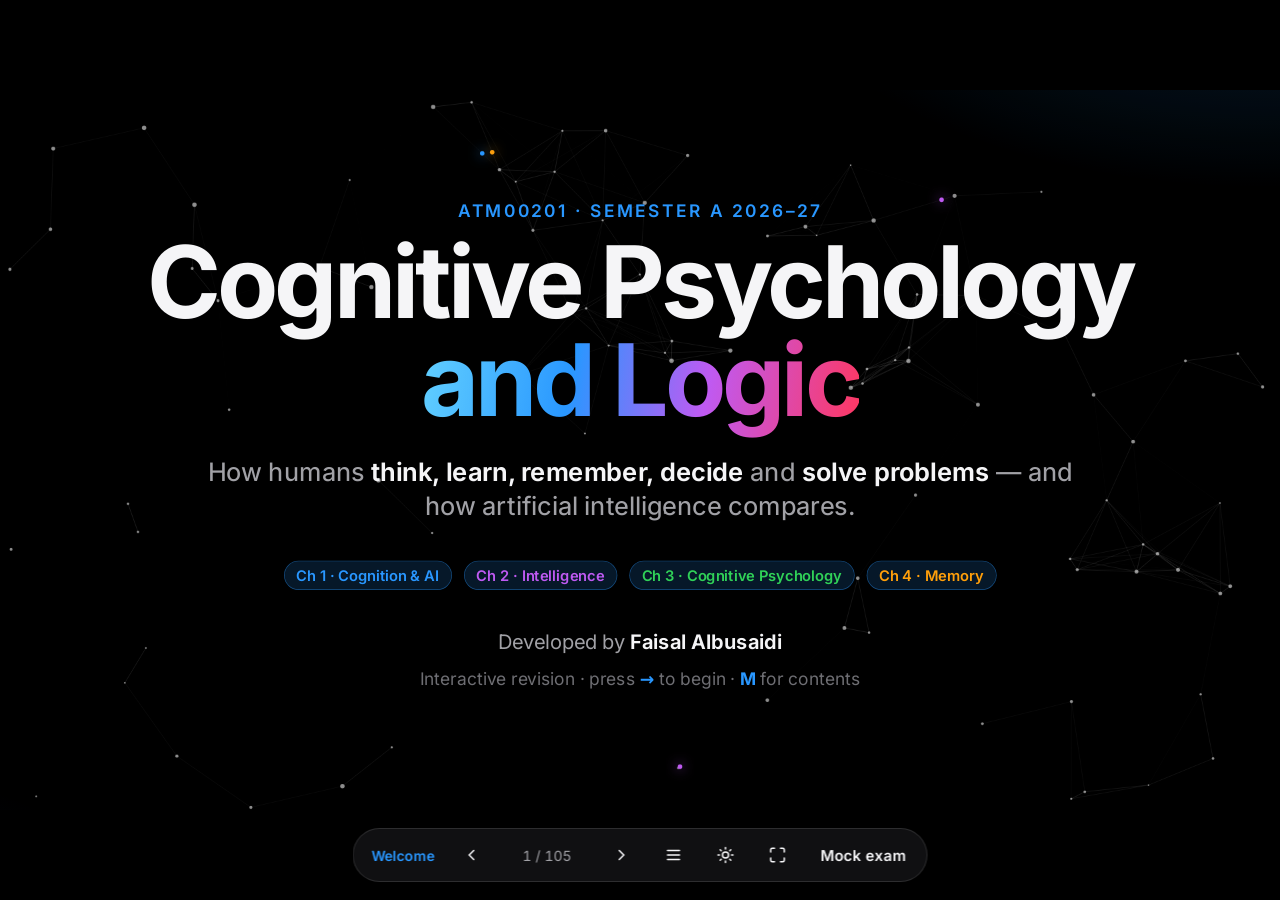
<file: index.html>
<!doctype html>
<html lang="en" data-theme="dark">
<head>
<meta charset="utf-8">
<meta name="viewport" content="width=device-width, initial-scale=1">
<title>Cognitive Psychology and Logic · Revision</title>
<meta name="author" content="Faisal Albusaidi">
<meta name="description" content="Interactive revision presentation for ATM00201 Cognitive Psychology and Logic, Chapters 1 to 4.">
<link rel="preload" href="assets/fonts/inter-latin-var.woff2" as="font" type="font/woff2" crossorigin>
<link rel="icon" href="data:image/svg+xml,%3Csvg xmlns='http://www.w3.org/2000/svg' viewBox='0 0 64 64'%3E%3Crect width='64' height='64' rx='16' fill='%23000'/%3E%3Ccircle cx='32' cy='32' r='14' fill='none' stroke='%232997ff' stroke-width='5'/%3E%3Ccircle cx='32' cy='32' r='4' fill='%23bf5af2'/%3E%3C/svg%3E">
<link rel="stylesheet" href="assets/css/deck.css">
</head>
<body>
<div id="viewport"><div id="stage"></div></div>

<div id="progress"></div>
<div id="hud">
  <div class="hud-bar">
    <span class="hud-chap" id="hud-chap"></span>
    <button id="hud-prev" aria-label="Previous"><svg viewBox="0 0 24 24" fill="none" stroke="currentColor" stroke-width="2" stroke-linecap="round"><path d="M15 18l-6-6 6-6"/></svg></button>
    <span class="hud-count" id="hud-count"></span>
    <button id="hud-next" aria-label="Next"><svg viewBox="0 0 24 24" fill="none" stroke="currentColor" stroke-width="2" stroke-linecap="round"><path d="M9 18l6-6-6-6"/></svg></button>
    <button id="hud-menu" aria-label="Contents"><svg viewBox="0 0 24 24" fill="none" stroke="currentColor" stroke-width="2" stroke-linecap="round"><path d="M4 6h16M4 12h16M4 18h16"/></svg></button>
    <button id="hud-theme" aria-label="Light or dark"><svg viewBox="0 0 24 24" fill="none" stroke="currentColor" stroke-width="2" stroke-linecap="round"><circle cx="12" cy="12" r="4"/><path d="M12 2v2M12 20v2M4.9 4.9l1.4 1.4M17.7 17.7l1.4 1.4M2 12h2M20 12h2M4.9 19.1l1.4-1.4M17.7 6.3l1.4-1.4"/></svg></button>
    <button id="hud-full" aria-label="Fullscreen"><svg viewBox="0 0 24 24" fill="none" stroke="currentColor" stroke-width="2" stroke-linecap="round"><path d="M8 3H5a2 2 0 0 0-2 2v3M21 8V5a2 2 0 0 0-2-2h-3M3 16v3a2 2 0 0 0 2 2h3M16 21h3a2 2 0 0 0 2-2v-3"/></svg></button>
    <a href="exam.html" style="text-decoration:none"><button aria-label="Mock exam">Mock exam</button></a>
  </div>
</div>
<div id="menu" role="dialog" aria-label="Contents"></div>
<div id="blackout"></div>

<script src="assets/js/engine.js"></script>
<script src="assets/js/intro.js"></script>
<script src="assets/js/ch1.js"></script>
<script src="assets/js/ch2.js"></script>
<script src="assets/js/ch3.js"></script>
<script src="assets/js/ch4.js"></script>
<script src="assets/js/outro.js"></script>
<script>Deck.boot();</script>
</body>
</html>
</file>
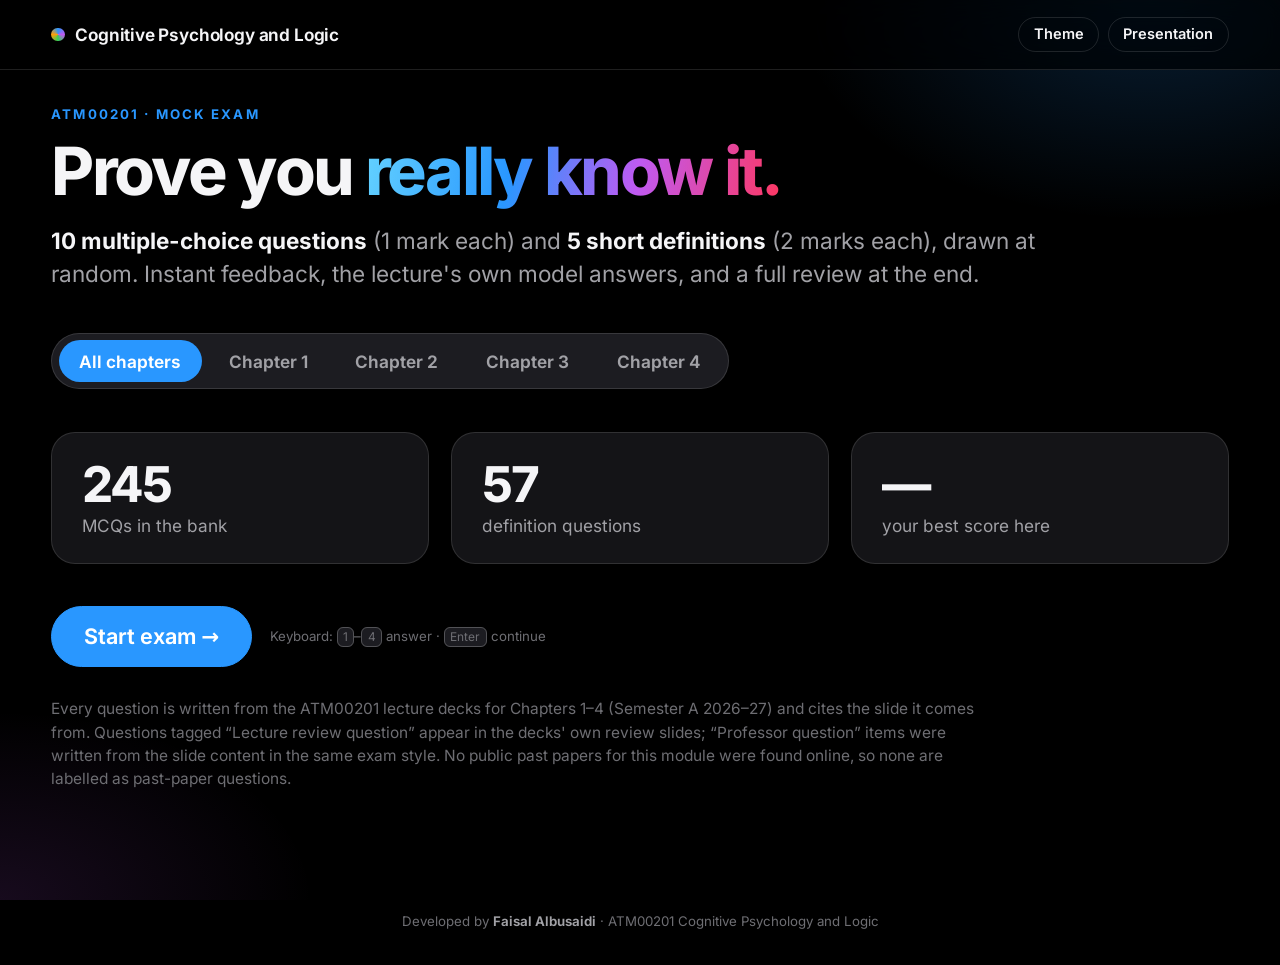
<file: exam.html>
<!doctype html>
<html lang="en" data-theme="dark">
<head>
<meta charset="utf-8">
<meta name="viewport" content="width=device-width, initial-scale=1">
<title>Mock Exam · Cognitive Psychology and Logic</title>
<meta name="author" content="Faisal Albusaidi">
<meta name="description" content="Interactive mock exam for ATM00201 Cognitive Psychology and Logic: 10 MCQs and 5 short definitions.">
<link rel="preload" href="assets/fonts/inter-latin-var.woff2" as="font" type="font/woff2" crossorigin>
<link rel="icon" href="data:image/svg+xml,%3Csvg xmlns='http://www.w3.org/2000/svg' viewBox='0 0 64 64'%3E%3Crect width='64' height='64' rx='16' fill='%23000'/%3E%3Ccircle cx='32' cy='32' r='14' fill='none' stroke='%232997ff' stroke-width='5'/%3E%3Ccircle cx='32' cy='32' r='4' fill='%23bf5af2'/%3E%3C/svg%3E">
<link rel="stylesheet" href="assets/css/exam.css">
<script>try{var t=localStorage.getItem('cpl-theme');if(t)document.documentElement.dataset.theme=t;}catch(e){}</script>
</head>
<body>
<header class="x-top">
  <a class="x-brand" href="index.html"><span class="x-dot"></span>Cognitive Psychology and Logic</a>
  <div class="x-top-r">
    <button class="x-ghost" id="themeBtn" aria-label="Light or dark">Theme</button>
    <a class="x-ghost" href="index.html">Presentation</a>
  </div>
</header>
<div id="bar"><i></i></div>
<main id="app" aria-live="polite"></main>
<footer class="x-foot">Developed by <b>Faisal Albusaidi</b> · ATM00201 Cognitive Psychology and Logic</footer>
<noscript><p style="padding:40px">This mock exam needs JavaScript.</p></noscript>
<script src="exam/bank.js"></script>
<script src="assets/js/exam.js"></script>
</body>
</html>
</file>
<file: assets/css/deck.css>
/* =========================================================
   ATM00201 · Cognitive Psychology and Logic — revision deck
   Design system. Stage is a fixed 1920×1080 canvas scaled to fit.
   ========================================================= */
@font-face {
  font-family: "InterVar";
  src: url("../fonts/inter-latin-var.woff2") format("woff2");
  font-weight: 100 900;
  font-style: normal;
  font-display: block;
}

:root {
  --font: "InterVar", "Inter", -apple-system, BlinkMacSystemFont, "SF Pro Display", "Segoe UI", system-ui, sans-serif;
  --mono: ui-monospace, "SF Mono", "Cascadia Code", Consolas, monospace;

  --bg: #000;
  --bg-2: #0b0b0d;
  --surface: #141417;
  --surface-2: #1c1c21;
  --line: rgba(255, 255, 255, .12);
  --line-2: rgba(255, 255, 255, .22);
  --text: #f5f5f7;
  --muted: #a1a1a6;
  --faint: #6e6e73;

  --blue: #2997ff;
  --purple: #bf5af2;
  --green: #30d158;
  --orange: #ff9f0a;
  --red: #ff453a;
  --yellow: #ffd60a;
  --teal: #64d2ff;
  --pink: #ff375f;
  --indigo: #5e5ce6;

  --accent: var(--blue);
  --accent-soft: color-mix(in srgb, var(--accent) 16%, transparent);
  --accent-line: color-mix(in srgb, var(--accent) 45%, transparent);

  --r-sm: 14px;
  --r: 24px;
  --r-lg: 36px;
  --ease: cubic-bezier(.22, .8, .2, 1);
  --ease-io: cubic-bezier(.65, 0, .35, 1);
}

:root[data-theme="light"] {
  --bg: #f5f5f7;
  --bg-2: #ffffff;
  --surface: #ffffff;
  --surface-2: #ececf0;
  --line: rgba(0, 0, 0, .10);
  --line-2: rgba(0, 0, 0, .20);
  --text: #1d1d1f;
  --muted: #55555b;
  --faint: #86868b;
  --blue: #0071e3;
  --purple: #8944ab;
  --green: #1f9d45;
  --orange: #d97100;
  --red: #e0352b;
  --yellow: #b38f00;
  --teal: #0a84c2;
  --pink: #d70f4b;
  --indigo: #4b49c9;
}

* { box-sizing: border-box; }
html, body {
  margin: 0; height: 100%; overflow: hidden;
  background: var(--bg); color: var(--text);
  font-family: var(--font);
  -webkit-font-smoothing: antialiased; -moz-osx-font-smoothing: grayscale;
  text-rendering: optimizeLegibility;
}
button { font-family: inherit; }
::selection { background: var(--accent); color: #fff; }

/* ---------- Stage ---------- */
#viewport { position: fixed; inset: 0; display: grid; place-items: center; overflow: hidden; }
#stage {
  position: relative; width: 1920px; height: 1080px; flex: none;
  transform-origin: center center;
  background: var(--bg);
  overflow: hidden;
}
.chapter-ch1 { --accent: var(--blue); }
.chapter-ch2 { --accent: var(--purple); }
.chapter-ch3 { --accent: var(--green); }
.chapter-ch4 { --accent: var(--orange); }
.chapter-intro, .chapter-outro { --accent: var(--blue); }

/* ambient glow behind every slide */
.slide::before {
  content: ""; position: absolute; inset: -20%;
  background:
    radial-gradient(40% 35% at 85% 0%, color-mix(in srgb, var(--accent) 22%, transparent), transparent 70%),
    radial-gradient(35% 30% at 0% 100%, color-mix(in srgb, var(--accent) 12%, transparent), transparent 70%);
  pointer-events: none; z-index: 0; opacity: .9;
}
:root[data-theme="light"] .slide::before { opacity: .5; }

.slide {
  position: absolute; inset: 0;
  padding: 96px 120px 110px;
  display: flex; flex-direction: column;
  opacity: 0; visibility: hidden;
  transform: scale(1.025);
  transition: opacity .7s var(--ease), transform .9s var(--ease), visibility 0s linear .7s;
}
.slide > * { position: relative; z-index: 1; }
.slide.active { opacity: 1; visibility: visible; transform: none; transition: opacity .7s var(--ease), transform .9s var(--ease), visibility 0s; }
.slide.past { transform: scale(.975); }
.slide.center { justify-content: center; align-items: center; text-align: center; }

/* ---------- Type ---------- */
.eyebrow {
  font-size: 26px; font-weight: 600; letter-spacing: .14em; text-transform: uppercase;
  color: var(--accent); margin: 0 0 18px;
  display: flex; align-items: center; gap: 16px;
}
.eyebrow .pill { letter-spacing: .06em; }
h1, h2, h3 { margin: 0; font-weight: 700; letter-spacing: -.025em; line-height: 1.04; }
h1 { font-size: 132px; letter-spacing: -.04em; }
h2 { font-size: 76px; }
h3 { font-size: 42px; letter-spacing: -.015em; line-height: 1.12; }
.lead { font-size: 38px; line-height: 1.35; color: var(--muted); margin: 26px 0 0; max-width: 1500px; font-weight: 450; }
.lead b, .lead strong { color: var(--text); font-weight: 650; }
p { font-size: 30px; line-height: 1.45; margin: 0; }
.muted { color: var(--muted); }
.faint { color: var(--faint); }
.accent { color: var(--accent); }
.grad {
  background: linear-gradient(100deg, var(--accent), color-mix(in srgb, var(--accent) 40%, var(--pink)) 60%, var(--yellow));
  -webkit-background-clip: text; background-clip: text; color: transparent;
}
.grad-2 {
  background: linear-gradient(100deg, var(--teal), var(--blue) 35%, var(--purple) 65%, var(--pink));
  -webkit-background-clip: text; background-clip: text; color: transparent;
}
.small { font-size: 26px; }
.tiny { font-size: 22px; }
.mono { font-family: var(--mono); }
.src {
  position: absolute; left: 120px; bottom: 52px; z-index: 2;
  font-size: 20px; color: var(--faint); letter-spacing: .02em;
}

/* ---------- Layout helpers ---------- */
.fill { flex: 1; min-height: 0; display: flex; }
.body { flex: 1; min-height: 0; margin-top: 48px; display: flex; gap: 56px; }
.col { display: flex; flex-direction: column; gap: 24px; min-width: 0; }
.row { display: flex; gap: 24px; align-items: center; }
.grow { flex: 1; min-width: 0; }
.grid-2 { display: grid; grid-template-columns: 1fr 1fr; gap: 28px; }
.grid-3 { display: grid; grid-template-columns: repeat(3, 1fr); gap: 28px; }
.grid-4 { display: grid; grid-template-columns: repeat(4, 1fr); gap: 24px; }
.grid-5 { display: grid; grid-template-columns: repeat(5, 1fr); gap: 22px; }
.center-x { align-items: center; justify-content: center; }
.mt-s { margin-top: 16px; } .mt { margin-top: 32px; } .mt-l { margin-top: 56px; }

/* ---------- Surfaces ---------- */
.card {
  background: var(--surface); border: 1px solid var(--line); border-radius: var(--r);
  padding: 34px 36px; position: relative; overflow: hidden;
  transition: transform .5s var(--ease), border-color .4s, background .4s, box-shadow .5s var(--ease), opacity .5s;
}
.card h3 { margin-bottom: 12px; }
.card p { font-size: 28px; color: var(--muted); }
.card .ex { font-size: 25px; color: var(--accent); margin-top: 14px; font-weight: 500; line-height: 1.35; }
.card.glow { border-color: var(--accent-line); box-shadow: 0 0 0 1px var(--accent-line), 0 30px 80px -30px color-mix(in srgb, var(--accent) 55%, transparent); }
.card.hot { background: var(--accent-soft); border-color: var(--accent); transform: translateY(-6px); }
.card.dim { opacity: .3; }
.card .num {
  font-size: 22px; font-weight: 700; color: var(--accent); letter-spacing: .1em;
  display: block; margin-bottom: 12px;
}
.card .icon { width: 64px; height: 64px; color: var(--accent); margin-bottom: 18px; display: block; }
.clickable { cursor: pointer; user-select: none; }
.clickable:hover { border-color: var(--line-2); transform: translateY(-4px); }
.clickable.hot:hover { border-color: var(--accent); }

.pill {
  display: inline-flex; align-items: center; gap: 10px;
  font-size: 22px; font-weight: 600; padding: 8px 18px; border-radius: 999px;
  background: var(--accent-soft); color: var(--accent); border: 1px solid var(--accent-line);
}
.pill.neutral { background: var(--surface-2); color: var(--muted); border-color: var(--line); }

.callout {
  border-left: 5px solid var(--accent); padding: 18px 28px; border-radius: 6px var(--r-sm) var(--r-sm) 6px;
  background: var(--accent-soft); font-size: 28px; line-height: 1.4;
}
.callout b { color: var(--accent); }

.quote-big { font-size: 54px; font-weight: 650; line-height: 1.2; letter-spacing: -.02em; max-width: 1560px; }
.quote-big em { font-style: normal; color: var(--accent); }

/* buttons */
.btn {
  appearance: none; border: 1px solid var(--line-2); background: var(--surface-2); color: var(--text);
  font-size: 26px; font-weight: 600; padding: 16px 30px; border-radius: 999px; cursor: pointer;
  transition: transform .3s var(--ease), background .3s, border-color .3s, color .3s;
  display: inline-flex; align-items: center; gap: 12px;
}
.btn:hover { transform: translateY(-2px); border-color: var(--accent); }
.btn:active { transform: scale(.97); }
.btn.primary { background: var(--accent); border-color: var(--accent); color: #fff; }
.btn.ghost { background: transparent; }
.btn.sm { font-size: 22px; padding: 10px 22px; }
.seg { display: inline-flex; background: var(--surface-2); border-radius: 999px; padding: 6px; border: 1px solid var(--line); gap: 4px; }
.seg button { appearance: none; border: 0; background: transparent; color: var(--muted); font-size: 24px; font-weight: 600; padding: 12px 26px; border-radius: 999px; cursor: pointer; transition: all .35s var(--ease); }
.seg button.on { background: var(--accent); color: #fff; }

/* ---------- Tables ---------- */
.tbl { width: 100%; border-collapse: separate; border-spacing: 0; font-size: 27px; }
.tbl th { text-align: left; font-size: 22px; letter-spacing: .1em; text-transform: uppercase; color: var(--accent); font-weight: 700; padding: 0 22px 16px; }
.tbl td { padding: 20px 22px; border-top: 1px solid var(--line); vertical-align: top; line-height: 1.35; transition: background .35s, color .35s, opacity .35s; }
.tbl td:first-child { font-weight: 650; color: var(--text); white-space: nowrap; }
.tbl td { color: var(--muted); }
.tbl tr.hot td { background: var(--accent-soft); color: var(--text); }
.tbl tr.hot td:first-child { border-radius: 12px 0 0 12px; }
.tbl tr.hot td:last-child { border-radius: 0 12px 12px 0; }
.tbl.clickrows tbody tr { cursor: pointer; }
.tbl.clickrows tbody tr:hover td { background: color-mix(in srgb, var(--accent) 8%, transparent); }

/* ---------- Progressive reveal ---------- */
[data-step] { opacity: 0; transform: translateY(26px); transition: opacity .7s var(--ease), transform .8s var(--ease), filter .7s; }
[data-step].in { opacity: 1; transform: none; }
[data-step].fade { transform: none; }
[data-step].pop { transform: scale(.92); }
[data-step].pop.in { transform: none; }

/* stagger on enter */
.slide.active .stagger > * { animation: rise .9s var(--ease) both; }
.slide.active .stagger > *:nth-child(1) { animation-delay: .10s; }
.slide.active .stagger > *:nth-child(2) { animation-delay: .18s; }
.slide.active .stagger > *:nth-child(3) { animation-delay: .26s; }
.slide.active .stagger > *:nth-child(4) { animation-delay: .34s; }
.slide.active .stagger > *:nth-child(5) { animation-delay: .42s; }
.slide.active .stagger > *:nth-child(6) { animation-delay: .50s; }
.slide.active .stagger > *:nth-child(7) { animation-delay: .58s; }
.slide.active .stagger > *:nth-child(8) { animation-delay: .66s; }
.slide.active .stagger > *:nth-child(n+9) { animation-delay: .74s; }
@keyframes rise { from { opacity: 0; transform: translateY(30px); } to { opacity: 1; transform: none; } }
.slide.active .rise { animation: rise 1s var(--ease) both; }
.slide.active .rise.d1 { animation-delay: .15s; } .slide.active .rise.d2 { animation-delay: .3s; } .slide.active .rise.d3 { animation-delay: .45s; } .slide.active .rise.d4 { animation-delay: .6s; }

/* ---------- SVG helpers ---------- */
svg text { font-family: var(--font); }
.svg-fill-accent { fill: var(--accent); }
.svg-stroke-accent { stroke: var(--accent); }
.flow-dash { stroke-dasharray: 10 14; animation: dash 1.2s linear infinite; }
@keyframes dash { to { stroke-dashoffset: -24; } }
.pulse { animation: pulse 2.2s var(--ease-io) infinite; transform-origin: center; transform-box: fill-box; }
@keyframes pulse { 0%, 100% { transform: scale(1); opacity: 1; } 50% { transform: scale(1.06); opacity: .85; } }
.ring { animation: ring 2s var(--ease) infinite; transform-origin: center; transform-box: fill-box; }
@keyframes ring { from { transform: scale(.6); opacity: .9; } to { transform: scale(2.2); opacity: 0; } }
.float { animation: float 6s ease-in-out infinite; }
@keyframes float { 0%, 100% { transform: translateY(0); } 50% { transform: translateY(-12px); } }

/* ---------- Quick-check (live MCQ) ---------- */
.ic { width: 100%; height: 100%; display: block; }
.qc { display: flex; flex-direction: column; gap: 30px; }
.qc-wrap { flex: 1; display: flex; flex-direction: column; justify-content: center; }
.qc-q { font-size: 60px; margin-bottom: 18px; font-weight: 650; letter-spacing: -.015em; line-height: 1.2; }
.qc-opts { display: grid; grid-template-columns: 1fr 1fr; gap: 20px; }
.qc-opt {
  appearance: none; text-align: left; cursor: pointer;
  display: flex; align-items: center; gap: 22px;
  background: var(--surface); border: 1.5px solid var(--line); border-radius: var(--r);
  padding: 36px 38px; font-size: 38px; color: var(--text); font-weight: 520; line-height: 1.25;
  transition: all .4s var(--ease);
}
.qc-opt .k { flex: none; width: 64px; height: 64px; border-radius: 50%; display: grid; place-items: center; background: var(--surface-2); font-weight: 700; font-size: 24px; color: var(--muted); transition: all .4s var(--ease); }
.qc-opt:hover { border-color: var(--line-2); transform: translateY(-3px); }
.qc-opt.right { border-color: var(--green); background: color-mix(in srgb, var(--green) 14%, transparent); }
.qc-opt.right .k { background: var(--green); color: #fff; }
.qc-opt.wrong { border-color: var(--red); background: color-mix(in srgb, var(--red) 12%, transparent); animation: shake .5s; }
.qc-opt.wrong .k { background: var(--red); color: #fff; }
.qc-opt.fade { opacity: .35; }
.qc-why { font-size: 32px; color: var(--muted); min-height: 40px; opacity: 0; transform: translateY(10px); transition: all .5s var(--ease); }
.qc-why.show { opacity: 1; transform: none; }
.qc-why b { color: var(--green); }
@keyframes shake { 0%, 100% { transform: translateX(0); } 20%, 60% { transform: translateX(-10px); } 40%, 80% { transform: translateX(10px); } }

/* ---------- HUD ---------- */
#hud { position: fixed; inset: 0; pointer-events: none; z-index: 50; font-family: var(--font); }
#progress { position: fixed; left: 0; top: 0; height: 4px; width: 0; background: var(--hud-accent, var(--blue)); transition: width .6s var(--ease), background .6s; z-index: 60; }
.hud-bar {
  position: fixed; left: 50%; bottom: 18px; transform: translateX(-50%);
  display: flex; align-items: center; gap: 6px; padding: 6px;
  background: color-mix(in srgb, var(--surface) 80%, transparent);
  backdrop-filter: blur(20px) saturate(1.4); -webkit-backdrop-filter: blur(20px) saturate(1.4);
  border: 1px solid var(--line); border-radius: 999px;
  pointer-events: auto; transition: opacity .5s var(--ease), transform .5s var(--ease);
}
body.idle .hud-bar { opacity: 0; transform: translateX(-50%) translateY(16px); }
.hud-bar button {
  appearance: none; border: 0; background: transparent; color: var(--text); cursor: pointer;
  height: 40px; min-width: 40px; padding: 0 14px; border-radius: 999px; font-size: 15px; font-weight: 600;
  display: inline-flex; align-items: center; gap: 8px; transition: background .25s;
}
.hud-bar button:hover { background: var(--surface-2); }
.hud-bar svg { width: 18px; height: 18px; }
.hud-count { font-size: 14px; color: var(--muted); padding: 0 10px; font-variant-numeric: tabular-nums; min-width: 92px; text-align: center; }
.hud-chap { font-size: 14px; font-weight: 600; color: var(--hud-accent, var(--blue)); padding: 0 8px 0 12px; white-space: nowrap; }

/* chapter menu */
#menu {
  position: fixed; inset: 0; z-index: 80; display: none;
  background: color-mix(in srgb, var(--bg) 82%, transparent);
  backdrop-filter: blur(30px) saturate(1.3); -webkit-backdrop-filter: blur(30px) saturate(1.3);
  overflow: auto; padding: 60px 6vw;
}
#menu.open { display: block; animation: menuIn .45s var(--ease); }
@keyframes menuIn { from { opacity: 0; } to { opacity: 1; } }
#menu h4 { margin: 0 0 6px; font-size: 14px; letter-spacing: .14em; text-transform: uppercase; }
#menu .m-head { display: flex; justify-content: space-between; align-items: center; margin-bottom: 36px; }
#menu .m-head h3 { font-size: 34px; }
#menu .m-chaps { display: grid; grid-template-columns: repeat(auto-fit, minmax(280px, 1fr)); gap: 22px; }
#menu .m-chap { background: var(--surface); border: 1px solid var(--line); border-radius: 22px; padding: 22px; }
#menu .m-chap ol { margin: 10px 0 0; padding: 0; list-style: none; counter-reset: s; }
#menu .m-chap li { counter-increment: s; }
#menu .m-chap li button {
  appearance: none; width: 100%; text-align: left; border: 0; background: transparent; color: var(--muted);
  font-size: 15px; padding: 7px 10px; border-radius: 10px; cursor: pointer; display: flex; gap: 10px;
}
#menu .m-chap li button::before { content: counter(s, decimal-leading-zero); color: var(--faint); font-variant-numeric: tabular-nums; }
#menu .m-chap li button:hover { background: var(--surface-2); color: var(--text); }
#menu .m-chap li button.cur { color: var(--text); background: var(--surface-2); font-weight: 600; }
#menu .m-title { font-size: 21px; font-weight: 700; margin: 0; }
#menu .keys { margin-top: 34px; color: var(--muted); font-size: 14px; display: flex; flex-wrap: wrap; gap: 18px; }
#menu kbd { font-family: var(--font); font-size: 12px; padding: 3px 8px; border-radius: 6px; border: 1px solid var(--line-2); background: var(--surface-2); color: var(--text); }

/* blackout */
#blackout { position: fixed; inset: 0; background: #000; z-index: 90; display: none; }
#blackout.on { display: block; }

/* reduced motion */
@media (prefers-reduced-motion: reduce) {
  *, *::before, *::after { animation-duration: .01ms !important; animation-iteration-count: 1 !important; transition-duration: .01ms !important; }
}

/* ---------- Answer highlight (from mock exam) ---------- */
.answer-hl {
  outline: 4px solid var(--yellow) !important; outline-offset: 6px; border-radius: 14px;
  background-color: color-mix(in srgb, var(--yellow) 16%, transparent) !important;
  box-shadow: 0 0 0 10px color-mix(in srgb, var(--yellow) 10%, transparent), 0 0 80px -10px var(--yellow) !important;
  animation: answerPulse 1.8s ease-in-out infinite !important; opacity: 1 !important; transform: none !important;
}
tr.answer-hl td { background: color-mix(in srgb, var(--yellow) 16%, transparent) !important; color: var(--text) !important; opacity: 1 !important; }
@keyframes answerPulse { 0%, 100% { outline-color: var(--yellow); } 50% { outline-color: color-mix(in srgb, var(--yellow) 35%, transparent); } }
.answer-tag {
  position: absolute; right: 120px; top: 44px; z-index: 5; display: flex; gap: 12px; align-items: center;
  font-size: 24px; font-weight: 600; color: var(--text); padding: 10px 20px 10px 10px; border-radius: 999px;
  background: color-mix(in srgb, var(--surface) 85%, transparent); border: 1.5px solid var(--yellow);
  animation: rise .7s var(--ease) both;
}
.answer-tag span { background: var(--yellow); color: #000; font-weight: 800; padding: 6px 16px; border-radius: 999px; letter-spacing: .04em; }
body.embed #hud, body.embed #progress { display: none !important; }
</file>
<file: assets/css/exam.css>
@font-face { font-family: "InterVar"; src: url("../fonts/inter-latin-var.woff2") format("woff2"); font-weight: 100 900; font-display: block; }
:root {
  --font: "InterVar", "Inter", -apple-system, BlinkMacSystemFont, "SF Pro Display", "Segoe UI", system-ui, sans-serif;
  --bg: #000; --surface: #141417; --surface-2: #1c1c21; --line: rgba(255,255,255,.12); --line-2: rgba(255,255,255,.24);
  --text: #f5f5f7; --muted: #a1a1a6; --faint: #6e6e73;
  --blue: #2997ff; --purple: #bf5af2; --green: #30d158; --orange: #ff9f0a; --red: #ff453a; --yellow: #ffd60a; --teal: #64d2ff; --pink: #ff375f;
  --accent: var(--blue);
  --ease: cubic-bezier(.22,.8,.2,1);
  --fs: clamp(17px, 1.05vw + 8px, 30px);
}
:root[data-theme="light"] {
  --bg: #f5f5f7; --surface: #fff; --surface-2: #ececf0; --line: rgba(0,0,0,.1); --line-2: rgba(0,0,0,.22);
  --text: #1d1d1f; --muted: #55555b; --faint: #86868b;
  --blue: #0071e3; --purple: #8944ab; --green: #1f9d45; --orange: #d97100; --red: #e0352b; --yellow: #b38f00; --teal: #0a84c2; --pink: #d70f4b;
}
* { box-sizing: border-box; }
html, body { margin: 0; background: var(--bg); color: var(--text); font-family: var(--font); -webkit-font-smoothing: antialiased; font-size: var(--fs); }
body { min-height: 100vh; }
body::before { content: ""; position: fixed; inset: 0; pointer-events: none; z-index: 0;
  background: radial-gradient(40% 35% at 90% 0%, color-mix(in srgb, var(--accent) 20%, transparent), transparent 70%), radial-gradient(35% 30% at 0% 100%, color-mix(in srgb, var(--purple) 12%, transparent), transparent 70%);
  transition: background 1s; }
a { color: inherit; }
button { font-family: inherit; }

.x-top { position: sticky; top: 0; z-index: 10; display: flex; justify-content: space-between; align-items: center; padding: .8em 4vw;
  background: color-mix(in srgb, var(--bg) 70%, transparent); backdrop-filter: blur(20px) saturate(1.4); -webkit-backdrop-filter: blur(20px) saturate(1.4); border-bottom: 1px solid var(--line); }
.x-brand { text-decoration: none; font-weight: 650; font-size: .8em; display: flex; align-items: center; gap: .6em; letter-spacing: -.01em; }
.x-dot { width: .8em; height: .8em; border-radius: 50%; background: conic-gradient(var(--blue), var(--purple), var(--green), var(--orange), var(--blue)); }
.x-top-r { display: flex; gap: .4em; }
.x-ghost { appearance: none; border: 1px solid var(--line); background: transparent; color: var(--text); font-size: .68em; font-weight: 600; padding: .5em 1em; border-radius: 999px; cursor: pointer; text-decoration: none; }
.x-ghost:hover { border-color: var(--line-2); }
#bar { position: fixed; top: 0; left: 0; right: 0; height: 4px; z-index: 20; }
#bar i { display: block; height: 100%; width: 0; background: var(--accent); transition: width .6s var(--ease), background .6s; }

main { position: relative; z-index: 1; max-width: 1280px; margin: 0 auto; padding: 4vh 4vw 12vh; }
.x-eyebrow { font-size: .62em; font-weight: 700; letter-spacing: .16em; text-transform: uppercase; color: var(--accent); display: flex; gap: .8em; align-items: center; flex-wrap: wrap; }
h1.x-h { font-size: 3.1em; line-height: 1; letter-spacing: -.04em; margin: .25em 0 .3em; font-weight: 750; }
h2.x-q { font-size: 1.75em; line-height: 1.18; letter-spacing: -.02em; margin: .5em 0 .9em; font-weight: 680; }
.x-lead { font-size: 1.05em; color: var(--muted); line-height: 1.45; max-width: 46em; margin: 0; }
.x-lead b { color: var(--text); }
.grad { background: linear-gradient(100deg, var(--teal), var(--blue) 35%, var(--purple) 65%, var(--pink)); -webkit-background-clip: text; background-clip: text; color: transparent; }

.x-card { background: var(--surface); border: 1px solid var(--line); border-radius: 24px; padding: 1.2em 1.4em; }
.x-row { display: flex; gap: .8em; flex-wrap: wrap; align-items: center; }
.x-btn { appearance: none; border: 1px solid var(--line-2); background: var(--surface-2); color: var(--text); font-size: .85em; font-weight: 650; padding: .75em 1.5em; border-radius: 999px; cursor: pointer; transition: transform .3s var(--ease), background .3s, border-color .3s, opacity .3s; display: inline-flex; align-items: center; gap: .5em; text-decoration: none; }
.x-btn:hover { transform: translateY(-2px); border-color: var(--accent); }
.x-btn:active { transform: scale(.97); }
.x-btn.primary { background: var(--accent); border-color: var(--accent); color: #fff; }
.x-btn[disabled] { opacity: .35; pointer-events: none; }
.x-seg { display: inline-flex; flex-wrap: wrap; gap: .3em; background: var(--surface-2); border: 1px solid var(--line); padding: .3em; border-radius: 999px; }
.x-seg button { appearance: none; border: 0; background: transparent; color: var(--muted); font-size: .8em; font-weight: 650; padding: .6em 1.2em; border-radius: 999px; cursor: pointer; transition: all .35s var(--ease); }
.x-seg button.on { background: var(--accent); color: #fff; }
.x-pill { display: inline-flex; align-items: center; gap: .4em; font-size: .62em; font-weight: 650; padding: .35em .85em; border-radius: 999px; background: color-mix(in srgb, var(--accent) 15%, transparent); color: var(--accent); border: 1px solid color-mix(in srgb, var(--accent) 40%, transparent); letter-spacing: .02em; text-transform: none; }
.x-pill.n { background: var(--surface-2); color: var(--muted); border-color: var(--line); }

/* setup */
.x-setup-grid { display: grid; grid-template-columns: repeat(3, 1fr); gap: 1em; margin: 2em 0; }
.x-stat b { display: block; font-size: 2.3em; letter-spacing: -.04em; font-weight: 750; line-height: 1.05; }
.x-stat span { color: var(--muted); font-size: .8em; }
.x-note { font-size: .72em; color: var(--faint); line-height: 1.5; margin-top: 2em; max-width: 60em; }

/* dots */
.x-dots { display: flex; gap: .35em; margin: 1.2em 0 0; flex-wrap: wrap; }
.x-dots i { width: 1.6em; height: .35em; border-radius: 4px; background: var(--line); transition: background .4s; }
.x-dots i.cur { background: var(--text); }
.x-dots i.ok { background: var(--green); }
.x-dots i.bad { background: var(--red); }
.x-dots i.part { background: var(--yellow); }

/* MCQ */
.x-opts { display: grid; grid-template-columns: 1fr; gap: .7em; }
@media (min-width: 900px) { .x-opts { grid-template-columns: 1fr 1fr; } }
.x-opt { appearance: none; text-align: left; cursor: pointer; display: flex; gap: .9em; align-items: center; background: var(--surface); border: 1.5px solid var(--line); border-radius: 22px; padding: 1em 1.2em; font-size: .95em; color: var(--text); font-weight: 520; line-height: 1.3; transition: all .35s var(--ease); }
.x-opt .k { flex: none; width: 2.1em; height: 2.1em; border-radius: 50%; display: grid; place-items: center; background: var(--surface-2); font-weight: 750; font-size: .75em; color: var(--muted); transition: all .35s; }
.x-opt:hover { border-color: var(--line-2); transform: translateY(-2px); }
.x-opt.right { border-color: var(--green); background: color-mix(in srgb, var(--green) 13%, transparent); }
.x-opt.right .k { background: var(--green); color: #fff; }
.x-opt.wrong { border-color: var(--red); background: color-mix(in srgb, var(--red) 12%, transparent); animation: shake .45s; }
.x-opt.wrong .k { background: var(--red); color: #fff; }
.x-opt.fade { opacity: .38; }
.x-opts.locked .x-opt { pointer-events: none; }
@keyframes shake { 0%,100% { transform: translateX(0); } 25%,75% { transform: translateX(-8px); } 50% { transform: translateX(8px); } }

.x-feedback { margin-top: 1.2em; border-radius: 20px; padding: 1em 1.2em; border: 1px solid var(--line); background: var(--surface); opacity: 0; transform: translateY(10px); transition: all .5s var(--ease); }
.x-feedback.show { opacity: 1; transform: none; }
.x-feedback h4 { margin: 0 0 .3em; font-size: 1em; }
.x-feedback p { margin: 0; color: var(--muted); line-height: 1.5; font-size: .85em; }
.x-feedback .src { font-size: .65em; color: var(--faint); margin-top: .7em; }
.x-feedback.good { border-color: color-mix(in srgb, var(--green) 50%, transparent); }
.x-feedback.good h4 { color: var(--green); }
.x-feedback.bad { border-color: color-mix(in srgb, var(--red) 50%, transparent); }
.x-feedback.bad h4 { color: var(--red); }

/* definitions */
textarea.x-ta { width: 100%; min-height: 7em; resize: vertical; font-family: inherit; font-size: .95em; line-height: 1.45; color: var(--text); background: var(--surface); border: 1.5px solid var(--line); border-radius: 22px; padding: 1em 1.2em; outline: none; transition: border-color .3s, box-shadow .3s; }
textarea.x-ta:focus { border-color: var(--accent); box-shadow: 0 0 0 4px color-mix(in srgb, var(--accent) 20%, transparent); }
.x-kw { display: flex; flex-wrap: wrap; gap: .45em; margin: .8em 0; }
.x-kw span { font-size: .68em; font-weight: 650; padding: .35em .8em; border-radius: 999px; border: 1px solid var(--line); color: var(--faint); background: var(--surface-2); transition: all .4s; }
.x-kw span.hit { color: var(--green); border-color: color-mix(in srgb, var(--green) 55%, transparent); background: color-mix(in srgb, var(--green) 12%, transparent); }
.x-model { font-size: .95em; line-height: 1.5; color: var(--text); margin: .3em 0 0; }
.x-mark { display: flex; align-items: center; gap: .8em; flex-wrap: wrap; margin-top: 1em; }
.x-mark .lbl { font-size: .75em; color: var(--muted); }

.x-nav { display: flex; justify-content: space-between; align-items: center; margin-top: 1.8em; gap: 1em; flex-wrap: wrap; }
.x-hint { font-size: .62em; color: var(--faint); }
kbd { font-family: inherit; font-size: .9em; padding: .1em .45em; border-radius: 6px; border: 1px solid var(--line-2); background: var(--surface-2); }

/* results */
.x-res { display: grid; grid-template-columns: auto 1fr; gap: 3em; align-items: center; margin: 1.5em 0 2em; }
@media (max-width: 800px) { .x-res { grid-template-columns: 1fr; } .x-setup-grid { grid-template-columns: 1fr; } }
.x-ring { width: 11em; height: 11em; position: relative; display: grid; place-items: center; }
.x-ring svg { position: absolute; inset: 0; transform: rotate(-90deg); }
.x-ring .v { text-align: center; }
.x-ring .v b { display: block; font-size: 2.6em; font-weight: 780; letter-spacing: -.04em; line-height: 1; }
.x-ring .v span { color: var(--muted); font-size: .75em; }
.x-bars { display: flex; flex-direction: column; gap: .7em; }
.x-bars .b { display: grid; grid-template-columns: 8em 1fr 4em; gap: .8em; align-items: center; font-size: .8em; }
.x-bars .t { height: .55em; border-radius: 6px; background: var(--surface-2); overflow: hidden; }
.x-bars .t i { display: block; height: 100%; width: 0; border-radius: 6px; transition: width 1.2s var(--ease); }
.x-bars .n { text-align: right; color: var(--muted); font-variant-numeric: tabular-nums; }
.x-review { display: flex; flex-direction: column; gap: .7em; margin-top: 1.5em; }
.x-review .it { background: var(--surface); border: 1px solid var(--line); border-left: 5px solid var(--line); border-radius: 16px; padding: .9em 1.1em; }
.x-review .it.ok { border-left-color: var(--green); }
.x-review .it.bad { border-left-color: var(--red); }
.x-review .it.part { border-left-color: var(--yellow); }
.x-review .it .q { font-weight: 650; font-size: .85em; line-height: 1.35; }
.x-review .it .a { font-size: .75em; color: var(--muted); margin-top: .35em; line-height: 1.45; }
.x-review .it .a b { color: var(--text); }
.fade-in { animation: fin .6s var(--ease) both; }
@keyframes fin { from { opacity: 0; transform: translateY(16px); } to { opacity: 1; transform: none; } }
@media (prefers-reduced-motion: reduce) { *, *::before, *::after { animation-duration: .01ms !important; transition-duration: .01ms !important; } }

.x-foot { position: relative; z-index: 1; text-align: center; color: var(--faint); font-size: .62em; padding: 0 4vw 4vh; }
.x-foot b { color: var(--muted); font-weight: 650; }

/* answer preview */
.x-btn.sm { font-size: .68em; padding: .55em 1.1em; }
.x-peek { border-color: color-mix(in srgb, var(--yellow) 60%, transparent); }
.x-peek::before { content: ""; width: .55em; height: .55em; border-radius: 50%; background: var(--yellow); box-shadow: 0 0 10px var(--yellow); }
.x-modal { position: fixed; inset: 0; z-index: 100; display: grid; place-items: center; padding: 3vh 3vw;
  background: color-mix(in srgb, var(--bg) 70%, transparent); backdrop-filter: blur(18px) saturate(1.3); -webkit-backdrop-filter: blur(18px) saturate(1.3);
  opacity: 0; transition: opacity .35s var(--ease); }
.x-modal.open { opacity: 1; }
.x-mcard { width: min(1180px, 94vw); background: var(--surface); border: 1px solid var(--line-2); border-radius: 26px; overflow: hidden;
  box-shadow: 0 40px 120px -30px rgba(0,0,0,.7); transform: translateY(18px) scale(.98); transition: transform .45s var(--ease); }
.x-modal.open .x-mcard { transform: none; }
.x-mhead { display: flex; justify-content: space-between; align-items: center; gap: 1em; padding: .9em 1.1em; }
.x-mtitle { font-size: .95em; font-weight: 680; letter-spacing: -.01em; margin-top: .25em; }
.x-frame { position: relative; aspect-ratio: 16 / 9; max-height: 70vh; background: #000; border-top: 1px solid var(--line); border-bottom: 1px solid var(--line); }
.x-frame iframe { position: absolute; inset: 0; width: 100%; height: 100%; border: 0; }
.x-load { position: absolute; inset: 0; display: grid; place-items: center; color: var(--muted); font-size: .8em; transition: opacity .6s; pointer-events: none; z-index: 1; }
.x-mfoot { display: flex; justify-content: space-between; align-items: center; gap: 1em; padding: .9em 1.1em; flex-wrap: wrap; }
.x-ans { display: flex; align-items: center; gap: .6em; font-size: .8em; font-weight: 600; flex: 1; min-width: 14em; line-height: 1.35; }
.x-ans span { flex: none; background: var(--yellow); color: #000; font-weight: 800; font-size: .8em; padding: .3em .8em; border-radius: 999px; }
</file>
